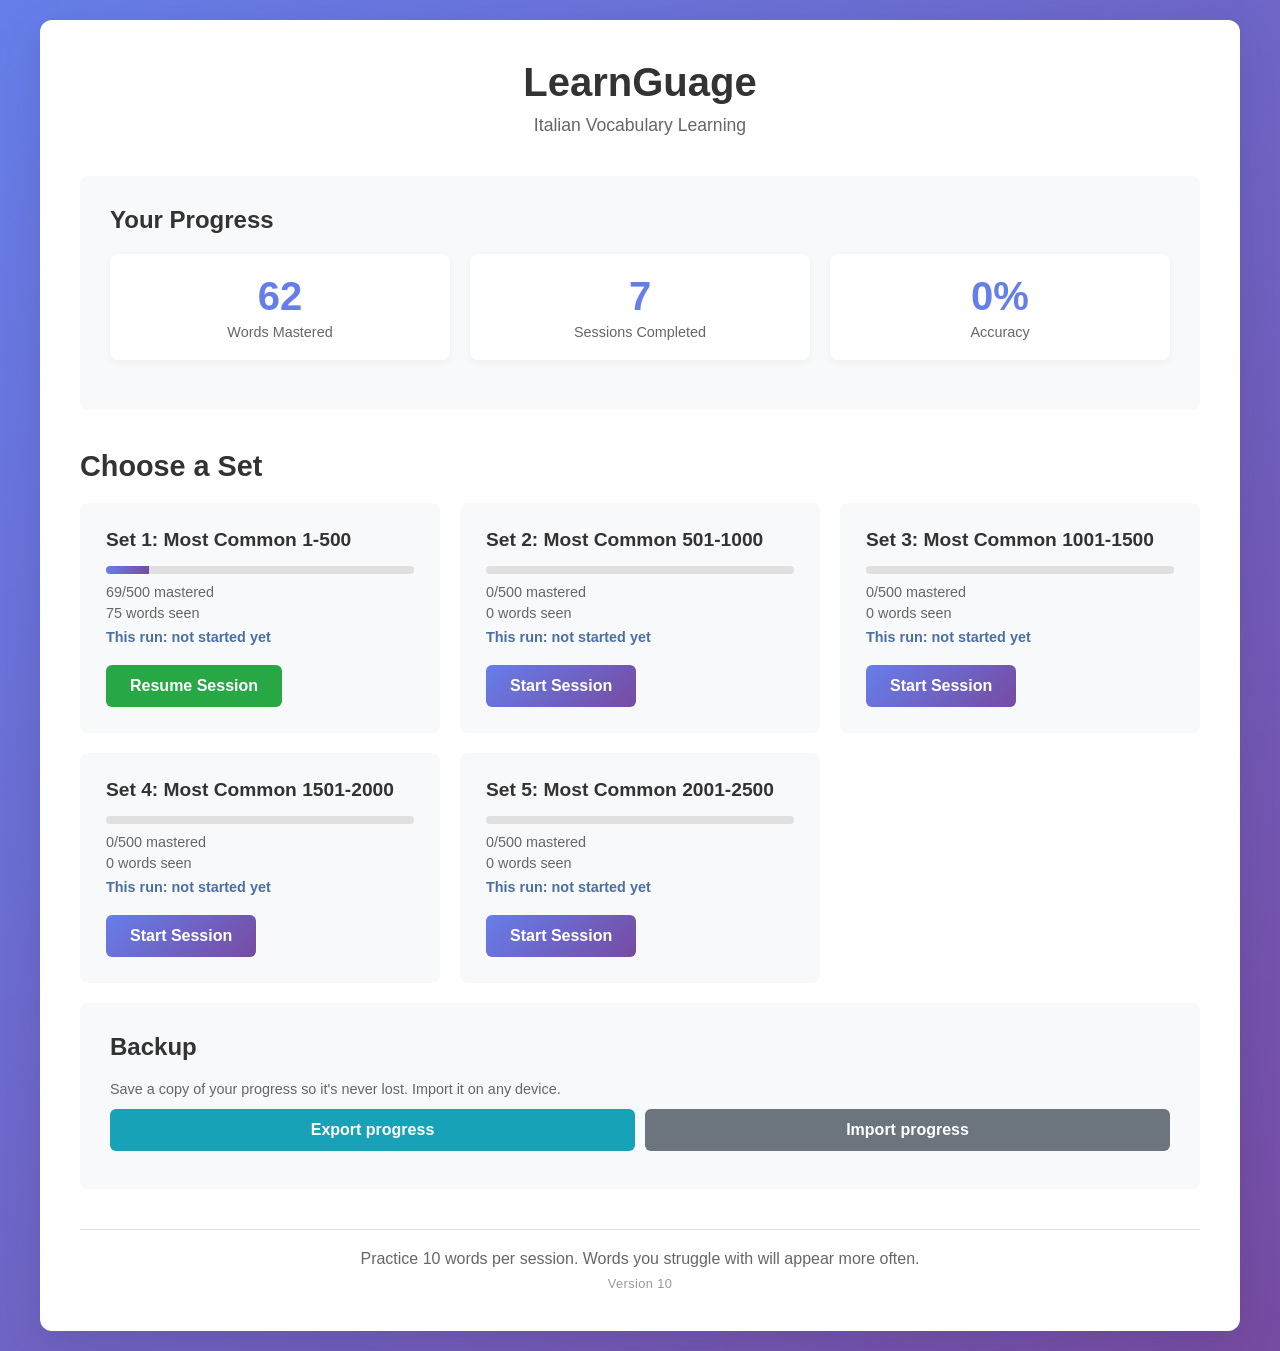
<file: index.html>
<!DOCTYPE html>
<html lang="en">
<head>
    <meta charset="UTF-8">
    <meta name="viewport" content="width=device-width, initial-scale=1.0, viewport-fit=cover">
    <meta name="theme-color" content="#4a6fa5">
    <meta name="apple-mobile-web-app-capable" content="yes">
    <meta name="apple-mobile-web-app-status-bar-style" content="default">
    <meta name="apple-mobile-web-app-title" content="LearnGuage">
    <link rel="manifest" href="manifest.json">
    <link rel="apple-touch-icon" href="icons/icon-180.png">
    <title>LearnGuage - Italian Vocabulary</title>
    <link rel="stylesheet" href="css/style.css">
</head>
<body>
    <div class="container">
        <header>
            <h1>LearnGuage</h1>
            <p class="subtitle">Italian Vocabulary Learning</p>
        </header>

        <section class="stats-panel">
            <h2>Your Progress</h2>
            <div class="stats-grid">
                <div class="stat-item">
                    <div class="stat-number" id="stat-mastered">0</div>
                    <div class="stat-label">Words Mastered</div>
                </div>
                <div class="stat-item">
                    <div class="stat-number" id="stat-sessions">0</div>
                    <div class="stat-label">Sessions Completed</div>
                </div>
                <div class="stat-item">
                    <div class="stat-number" id="stat-accuracy">0%</div>
                    <div class="stat-label">Accuracy</div>
                </div>
            </div>
        </section>

        <section class="sets-section">
            <h2>Choose a Set</h2>
            <div class="sets-grid" id="sets-grid"></div>
        </section>

        <section class="stats-panel" style="margin-top: 20px;">
            <h2>Backup</h2>
            <p class="progress-text">Save a copy of your progress so it's never lost. Import it on any device.</p>
            <div class="button-group" style="margin-top: 12px;">
                <button id="export-btn" class="btn btn-info">Export progress</button>
                <label for="import-file" class="btn btn-secondary" style="cursor:pointer;">Import progress</label>
                <input type="file" id="import-file" accept="application/json,.json" style="display:none;">
            </div>
            <p id="backup-msg" class="progress-text" style="margin-top: 8px;"></p>
        </section>

        <footer>
            <p>Practice 10 words per session. Words you struggle with will appear more often.</p>
            <p class="app-version" id="app-version"></p>
        </footer>
    </div>

    <script src="js/register-sw.js"></script>
    <script src="js/engine.js"></script>
    <script src="js/home.js"></script>
</body>
</html>
</file>
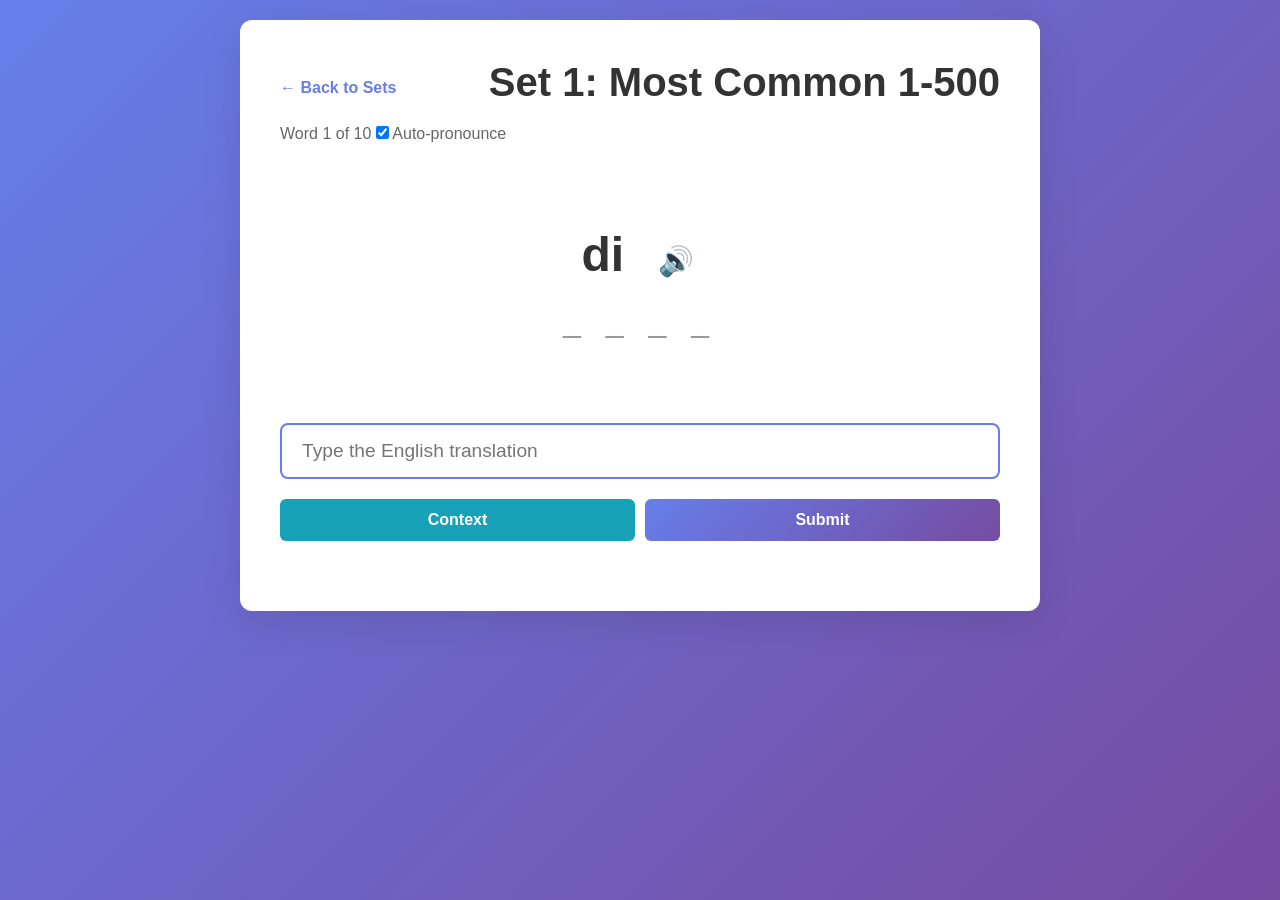
<file: session.html>
<!DOCTYPE html>
<html lang="en">
<head>
    <meta charset="UTF-8">
    <meta name="viewport" content="width=device-width, initial-scale=1.0, viewport-fit=cover">
    <meta name="theme-color" content="#4a6fa5">
    <meta name="apple-mobile-web-app-capable" content="yes">
    <meta name="apple-mobile-web-app-status-bar-style" content="default">
    <meta name="apple-mobile-web-app-title" content="LearnGuage">
    <link rel="manifest" href="manifest.json">
    <link rel="apple-touch-icon" href="icons/icon-180.png">
    <title>Learning Session - LearnGuage</title>
    <link rel="stylesheet" href="css/style.css">
</head>
<body>
    <div class="container session-container">
        <header class="session-header">
            <a href="index.html" class="back-link">&larr; Back to Sets</a>
            <h1 id="set-name">Learning Session</h1>
            <div class="progress-info">
                <span id="word-counter">Word <span id="current-word-num">1</span> of <span id="total-words">10</span></span>
                <label class="auto-pronounce-toggle">
                    <input type="checkbox" id="auto-pronounce-checkbox" checked> Auto-pronounce
                </label>
            </div>
        </header>

        <div class="session-content">
            <div class="word-card">
                <div class="italian-word">
                    <span id="italian-text">-</span>
                    <span id="gender-indicator" class="gender-badge"></span>
                    <button id="pronounce-word-btn" class="btn-pronounce" title="Pronounce word">🔊</button>
                    <span id="hint-text" class="hint"></span>
                </div>
                <div class="letter-hint">
                    <span id="letter-count">_ _ _ _ _</span>
                </div>
            </div>

            <!-- Feedback sits ABOVE the answer box so it's centered on screen
                 and never hidden behind the phone keyboard. -->
            <div id="feedback" class="feedback hidden">
                <div class="feedback-icon"></div>
                <div class="feedback-message"></div>
            </div>

            <div class="answer-section">
                <input type="text" id="answer-input" placeholder="Type the English translation"
                       autocomplete="off" autocorrect="off" autocapitalize="none" spellcheck="false"
                       enterkeyhint="go" autofocus>
                <div class="button-group">
                    <button id="context-btn" class="btn btn-info">Context</button>
                    <button id="submit-btn" class="btn btn-primary">Submit</button>
                </div>
            </div>

            <div id="context-modal" class="modal hidden">
                <div class="modal-content">
                    <span class="close-modal">&times;</span>
                    <h3>Word Context</h3>
                    <div id="context-details">
                        <p><strong>Part of Speech:</strong> <span id="pos"></span></p>
                        <p><strong>Gender:</strong> <span id="gender"></span></p>
                        <p><strong>English:</strong> <span id="english-meaning"></span></p>
                        <p><strong>Example (Italian):</strong> <span id="example-it"></span></p>
                        <p><strong>Example (English):</strong> <span id="example-en"></span></p>
                    </div>
                    <button id="pronounce-btn" class="btn btn-info" style="margin-top: 15px;">🔊 Pronounce</button>
                </div>
            </div>

            <div id="session-summary" class="session-summary hidden">
                <h2>Session Complete!</h2>
                <div class="summary-stats">
                    <p>Correct answers: <span id="correct-count">0</span></p>
                    <p>Total attempts: <span id="total-attempts">0</span></p>
                    <p>Accuracy: <span id="accuracy">0%</span></p>
                    <p id="failed-words-info" style="color: #dc3545; font-weight: bold;"></p>
                </div>
                <div id="word-list" class="word-list"></div>
                <div class="button-group">
                    <button id="continue-session-btn" class="btn btn-primary">Next Session</button>
                    <button id="redo-session-btn" class="btn btn-info">Redo This Session</button>
                    <a href="index.html" class="btn btn-secondary">Back to Sets</a>
                </div>
            </div>
        </div>
    </div>

    <script src="js/register-sw.js"></script>
    <script src="js/engine.js"></script>
    <script src="js/sound.js"></script>
    <script src="js/app.js"></script>
</body>
</html>
</file>
<file: css/style.css>
/* Reset and Base Styles */
* {
    margin: 0;
    padding: 0;
    box-sizing: border-box;
}

html, body {
    max-width: 100%;
    overflow-x: hidden; /* never scroll sideways on a phone */
}

body {
    font-family: -apple-system, BlinkMacSystemFont, 'Segoe UI', 'Roboto', 'Oxygen',
        'Ubuntu', 'Cantarell', 'Fira Sans', 'Droid Sans', 'Helvetica Neue', sans-serif;
    -webkit-font-smoothing: antialiased;
    -moz-osx-font-smoothing: grayscale;
    background: linear-gradient(135deg, #667eea 0%, #764ba2 100%);
    min-height: 100vh;
    /* Clear the iPhone Dynamic Island / notch and home bar (safe-area insets). */
    padding: max(20px, env(safe-area-inset-top)) max(20px, env(safe-area-inset-right))
             max(20px, env(safe-area-inset-bottom)) max(20px, env(safe-area-inset-left));
}

.container {
    max-width: 1200px;
    margin: 0 auto;
    background: white;
    border-radius: 12px;
    padding: 40px;
    box-shadow: 0 10px 40px rgba(0, 0, 0, 0.1);
}

/* Header */
header {
    text-align: center;
    margin-bottom: 40px;
}

h1 {
    font-size: 2.5rem;
    color: #333;
    margin-bottom: 10px;
}

.subtitle {
    color: #666;
    font-size: 1.1rem;
}

/* Stats Panel */
.stats-panel {
    background: #f8f9fa;
    border-radius: 8px;
    padding: 30px;
    margin-bottom: 40px;
}

.stats-panel h2 {
    color: #333;
    margin-bottom: 20px;
    font-size: 1.5rem;
}

.stats-grid {
    display: grid;
    grid-template-columns: repeat(auto-fit, minmax(200px, 1fr));
    gap: 20px;
    margin-bottom: 20px;
}

.stat-item {
    text-align: center;
    padding: 20px;
    background: white;
    border-radius: 8px;
    box-shadow: 0 2px 8px rgba(0, 0, 0, 0.05);
}

.stat-number {
    font-size: 2.5rem;
    font-weight: bold;
    color: #667eea;
    margin-bottom: 5px;
}

.stat-label {
    color: #666;
    font-size: 0.9rem;
}

.struggled-words {
    margin-top: 20px;
}

.struggled-words h3 {
    color: #333;
    margin-bottom: 10px;
    font-size: 1.2rem;
}

.struggled-words ul {
    list-style: none;
}

.struggled-words li {
    padding: 8px 12px;
    background: white;
    margin-bottom: 5px;
    border-radius: 4px;
    color: #666;
}

/* Sets Section */
.sets-section h2 {
    color: #333;
    margin-bottom: 20px;
    font-size: 1.8rem;
}

.sets-grid {
    display: grid;
    grid-template-columns: repeat(auto-fill, minmax(280px, 1fr));
    gap: 20px;
}

.set-card {
    background: #f8f9fa;
    border-radius: 8px;
    padding: 24px;
    border: 2px solid transparent;
    transition: all 0.3s ease;
}

.set-card:hover {
    border-color: #667eea;
    transform: translateY(-2px);
    box-shadow: 0 4px 12px rgba(102, 126, 234, 0.15);
}

.set-card h3 {
    color: #333;
    font-size: 1.2rem;
    margin-bottom: 15px;
}

.set-progress {
    margin-bottom: 20px;
}

.progress-bar {
    width: 100%;
    height: 8px;
    background: #e0e0e0;
    border-radius: 4px;
    overflow: hidden;
    margin-bottom: 10px;
}

.progress-fill {
    height: 100%;
    background: linear-gradient(90deg, #667eea 0%, #764ba2 100%);
    transition: width 0.3s ease;
}

.progress-text {
    color: #666;
    font-size: 0.9rem;
    margin: 5px 0;
}

.run-stat {
    color: #4a6fa5;
    font-weight: 600;
    margin-top: 8px;
}
.run-stat + .run-stat {
    color: #888;
    font-weight: 500;
    margin-top: 2px;
}

/* Buttons */
.btn {
    display: inline-block;
    padding: 12px 24px;
    border-radius: 6px;
    text-decoration: none;
    font-weight: 600;
    border: none;
    cursor: pointer;
    transition: all 0.3s ease;
    font-size: 1rem;
}

.btn-primary {
    background: linear-gradient(135deg, #667eea 0%, #764ba2 100%);
    color: white;
}

.btn-primary:hover {
    transform: translateY(-2px);
    box-shadow: 0 4px 12px rgba(102, 126, 234, 0.4);
}

.btn-resume {
    background: #28a745;
    color: white;
}

.btn-resume:hover {
    background: #218838;
    transform: translateY(-2px);
}

.btn-secondary {
    background: #6c757d;
    color: white;
}

.btn-secondary:hover {
    background: #5a6268;
}

.btn-info {
    background: #17a2b8;
    color: white;
}

.btn-info:hover {
    background: #138496;
}

/* Footer */
footer {
    text-align: center;
    margin-top: 40px;
    padding-top: 20px;
    border-top: 1px solid #e0e0e0;
    color: #666;
}

.app-version {
    margin-top: 8px;
    font-size: 0.8rem;
    color: #999;
    letter-spacing: 0.03em;
}

/* Session Page */
.session-container {
    max-width: 800px;
}

.session-header {
    display: flex;
    justify-content: space-between;
    align-items: center;
    margin-bottom: 40px;
    flex-wrap: wrap;
    gap: 10px;
}

.back-link {
    color: #667eea;
    text-decoration: none;
    font-weight: 600;
}

.back-link:hover {
    text-decoration: underline;
}

.progress-info {
    color: #666;
}

.word-card {
    text-align: center;
    margin-bottom: 40px;
    min-height: 200px;
    display: flex;
    flex-direction: column;
    justify-content: center;
}

.italian-word {
    font-size: 3rem;
    font-weight: bold;
    color: #333;
    margin-bottom: 20px;
}

.gender-badge {
    font-size: 1.5rem;
    color: #667eea;
    margin-left: 10px;
}

.btn-pronounce {
    background: none;
    border: none;
    font-size: 1.8rem;
    cursor: pointer;
    margin-left: 15px;
    padding: 5px;
    transition: transform 0.2s;
}

.btn-pronounce:hover {
    transform: scale(1.2);
}

.hint {
    display: block;
    font-size: 1.2rem;
    color: #999;
    font-style: italic;
    margin-top: 10px;
}

.letter-hint {
    font-size: 2rem;
    color: #999;
    letter-spacing: 0.5rem;
}

.answer-section {
    margin-bottom: 30px;
}

#answer-input {
    width: 100%;
    padding: 15px 20px;
    font-size: 1.2rem;
    border: 2px solid #e0e0e0;
    border-radius: 8px;
    margin-bottom: 20px;
    transition: border-color 0.3s ease;
}

#answer-input:focus {
    outline: none;
    border-color: #667eea;
}

#answer-input:disabled {
    background: #f5f5f5;
    cursor: not-allowed;
}

.button-group {
    display: flex;
    gap: 10px;
    flex-wrap: wrap;
}

.button-group .btn {
    flex: 1;
    min-width: 120px;
    text-align: center;
}

.session-summary .button-group {
    justify-content: center;
}

.session-summary .button-group .btn {
    flex: 0 1 auto;
}

/* Word List */
.word-list {
    margin: 30px 0;
    text-align: left;
    max-height: 400px;
    overflow-y: auto;
    background: #f8f9fa;
    padding: 20px;
    border-radius: 8px;
}

.word-list h3 {
    margin-bottom: 15px;
    color: #333;
}

.word-list-item {
    padding: 12px;
    margin-bottom: 8px;
    background: white;
    border-radius: 4px;
    border-left: 3px solid #667eea;
}

.word-list-main {
    display: flex;
    align-items: center;
    gap: 10px;
    flex-wrap: wrap;
}

.correct-indicator {
    color: #28a745;
    font-size: 1.2rem;
    font-weight: bold;
    min-width: 20px;
}

.wrong-indicator {
    color: #dc3545;
    font-size: 1.2rem;
    font-weight: bold;
    min-width: 20px;
}

.btn-small {
    padding: 4px 12px;
    font-size: 0.85rem;
    border: none;
    background: #667eea;
    color: white;
    border-radius: 4px;
    cursor: pointer;
    transition: background 0.2s;
}

.btn-small:hover {
    background: #5568d3;
}

/* Feedback */
.feedback {
    padding: 20px;
    border-radius: 8px;
    margin-bottom: 20px;
    display: flex;
    align-items: center;
    gap: 15px;
    animation: slideIn 0.3s ease;
}

.feedback-icon {
    font-size: 2rem;
    font-weight: bold;
}

.feedback-message {
    font-size: 1.1rem;
    flex: 1;
}

.feedback-correct {
    background: #d4edda;
    border: 2px solid #28a745;
    color: #155724;
}

.feedback-correct .feedback-icon {
    color: #28a745;
}

.feedback-close {
    background: #fff3cd;
    border: 2px solid #ffc107;
    color: #856404;
}

.feedback-close .feedback-icon {
    color: #ffc107;
}

.feedback-wrong {
    background: #f8d7da;
    border: 2px solid #dc3545;
    color: #721c24;
}

.feedback-wrong .feedback-icon {
    color: #dc3545;
}

/* Modal */
.modal {
    position: fixed;
    top: 0;
    left: 0;
    width: 100%;
    height: 100%;
    background: rgba(0, 0, 0, 0.5);
    display: flex;
    justify-content: center;
    align-items: center;
    z-index: 1000;
}

.modal-content {
    background: white;
    padding: 30px;
    border-radius: 12px;
    max-width: 500px;
    width: 90%;
    position: relative;
}

.close-modal {
    position: absolute;
    top: 15px;
    right: 20px;
    font-size: 2rem;
    cursor: pointer;
    color: #999;
}

.close-modal:hover {
    color: #333;
}

#context-details p {
    margin: 15px 0;
    color: #333;
}

#context-details strong {
    color: #667eea;
}

/* Session Summary */
.session-summary {
    text-align: center;
    padding: 40px;
}

.session-summary h2 {
    color: #28a745;
    margin-bottom: 30px;
}

.summary-stats {
    background: #f8f9fa;
    padding: 30px;
    border-radius: 8px;
    margin-bottom: 30px;
}

.summary-stats p {
    font-size: 1.2rem;
    color: #333;
    margin: 15px 0;
}

.summary-stats span {
    font-weight: bold;
    color: #667eea;
}

/* Utilities */
.hidden {
    display: none !important;
}

/* Animations */
@keyframes slideIn {
    from {
        opacity: 0;
        transform: translateY(-10px);
    }
    to {
        opacity: 1;
        transform: translateY(0);
    }
}

/* Mobile Responsiveness */
@media (max-width: 768px) {
    body {
        /* keep it compact, but push below the Dynamic Island at the top */
        padding: calc(env(safe-area-inset-top) + 12px) max(10px, env(safe-area-inset-right))
                 max(10px, env(safe-area-inset-bottom)) max(10px, env(safe-area-inset-left));
    }
    .container { padding: 16px; }
    h1 { font-size: 2rem; }
    .stats-grid { grid-template-columns: 1fr; }

    /* Session: keep everything compact and high on the screen so the on-screen
       keyboard doesn't push the word off the top when the input is focused. */
    .session-header {
        flex-flow: row wrap;
        align-items: center;
        margin-bottom: 12px;
        gap: 4px 14px;
    }
    .session-header h1 { font-size: 1.1rem; width: 100%; order: 3; margin: 0; }

    .word-card { min-height: auto; margin-bottom: 14px; }
    .italian-word { font-size: 2rem; margin-bottom: 8px; }
    .hint { font-size: 1rem; margin-top: 6px; }
    .letter-hint { font-size: 1.4rem; }

    .answer-section { margin-bottom: 12px; }
    #answer-input { margin-bottom: 10px; }

    .feedback { padding: 12px 14px; margin-bottom: 12px; gap: 10px; }
    .feedback-icon { font-size: 1.5rem; }
    .feedback-message { font-size: 1rem; }

    /* Keep the three action buttons on one row to save vertical space. */
    .button-group { gap: 8px; }
    .button-group .btn { flex: 1; min-width: 0; padding: 12px 8px; font-size: 0.95rem; }
}

@media (max-width: 480px) {
    .session-header h1 { font-size: 1.05rem; }
    .italian-word { font-size: 1.8rem; }
    #answer-input { font-size: 1.05rem; padding: 12px 14px; }
    .letter-hint { font-size: 1.25rem; letter-spacing: 0.3rem; }
}
</file>
